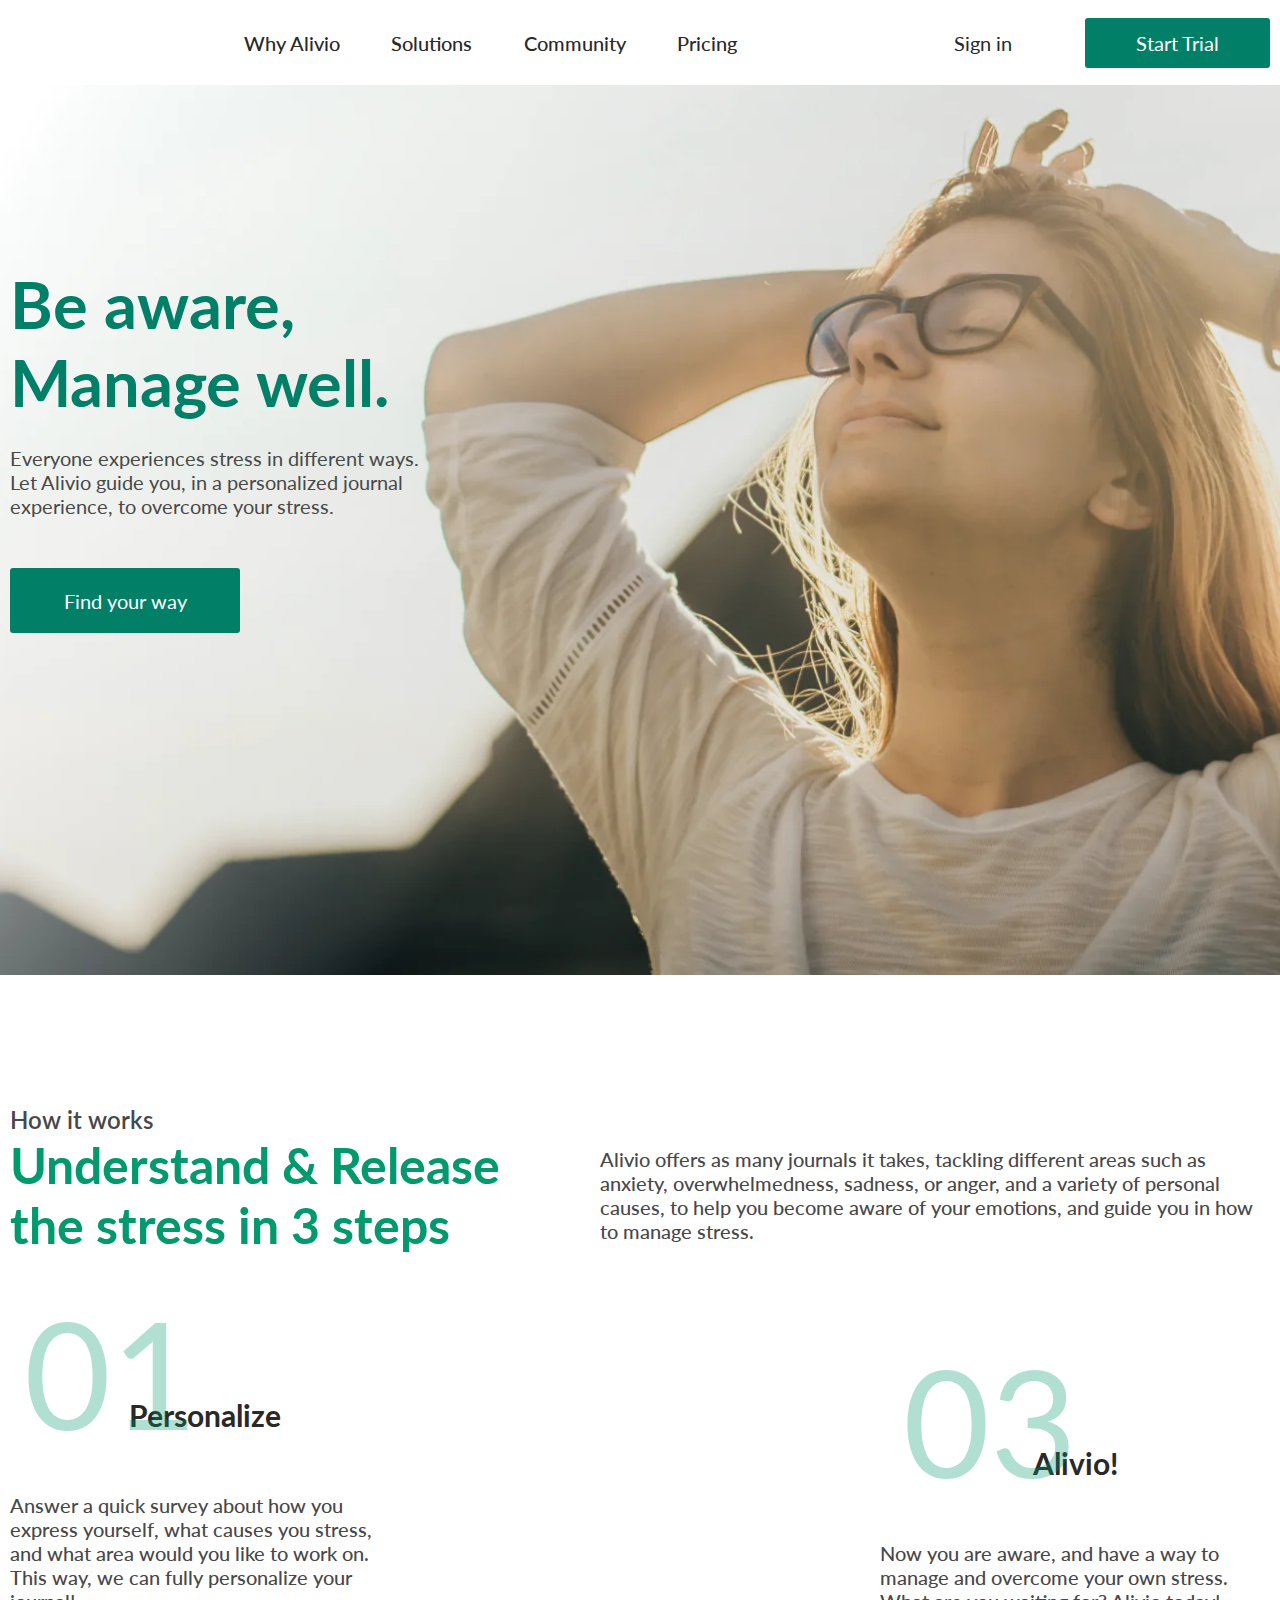
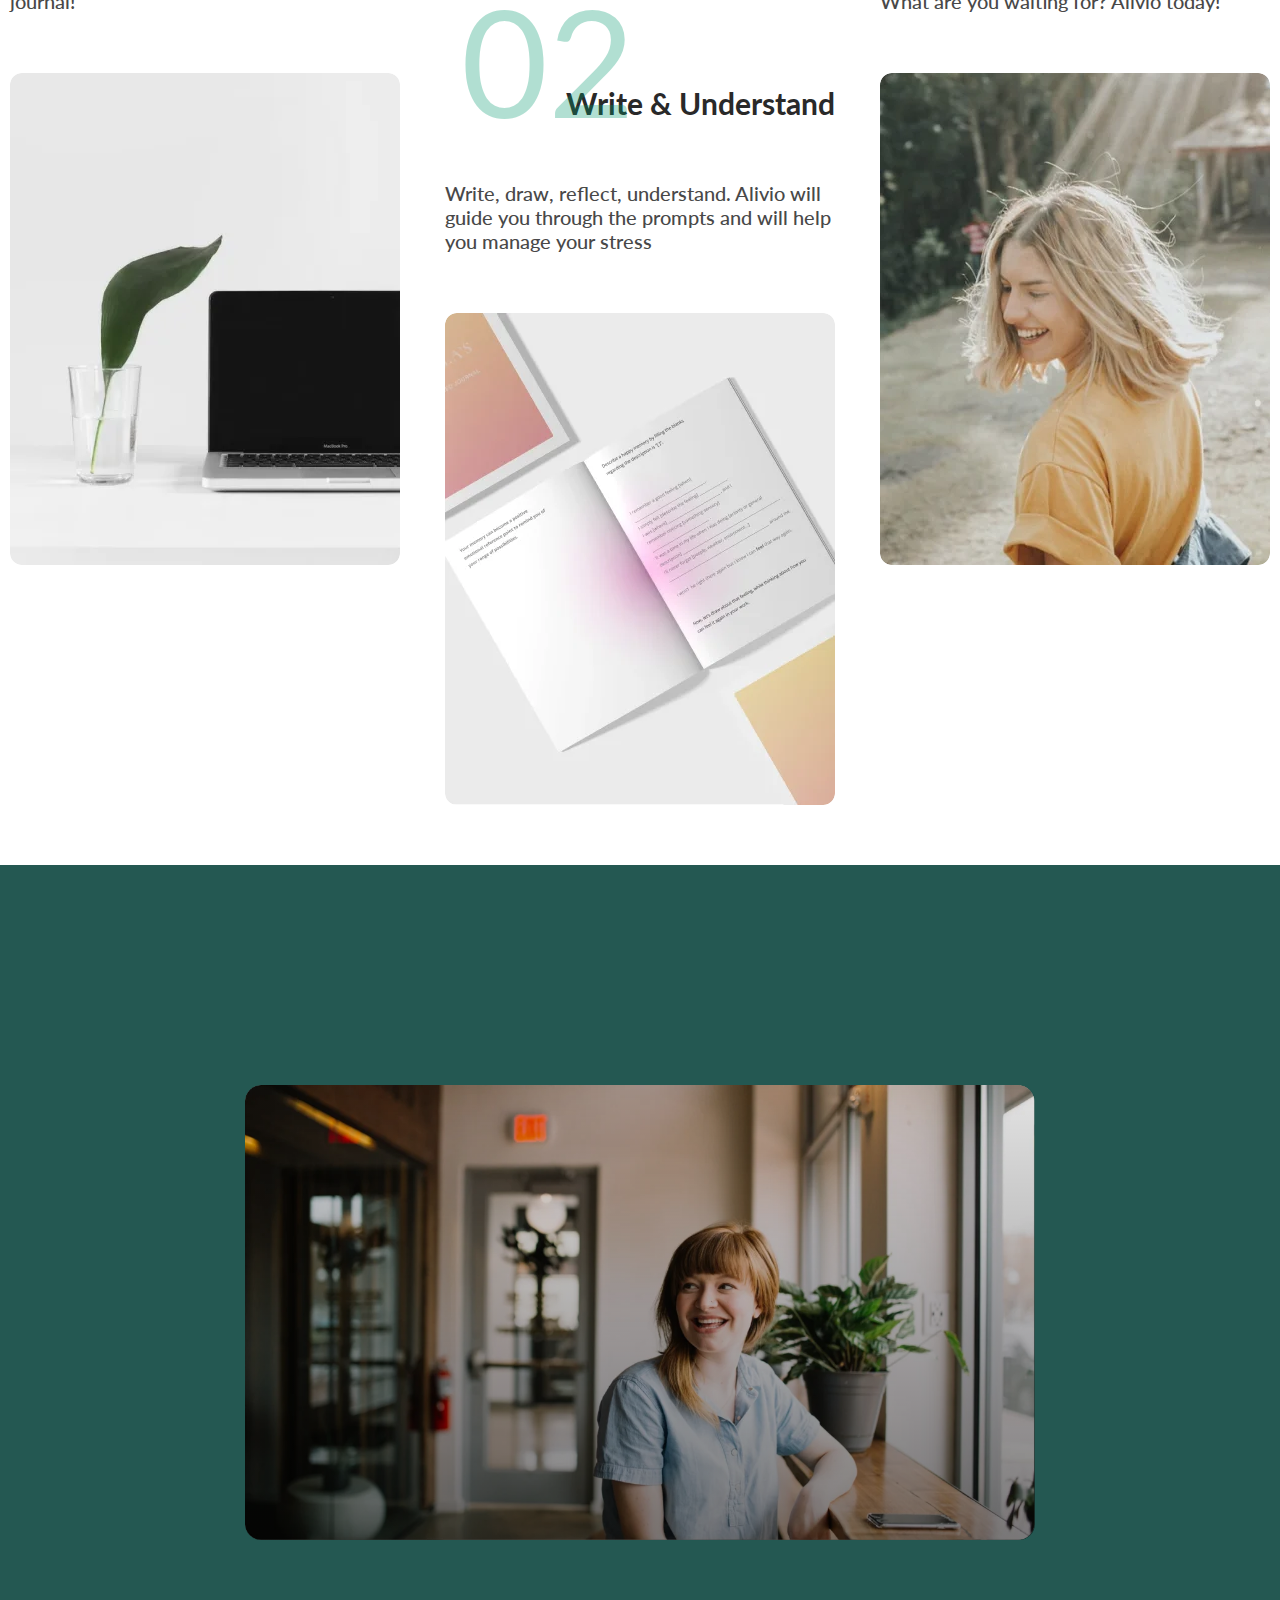
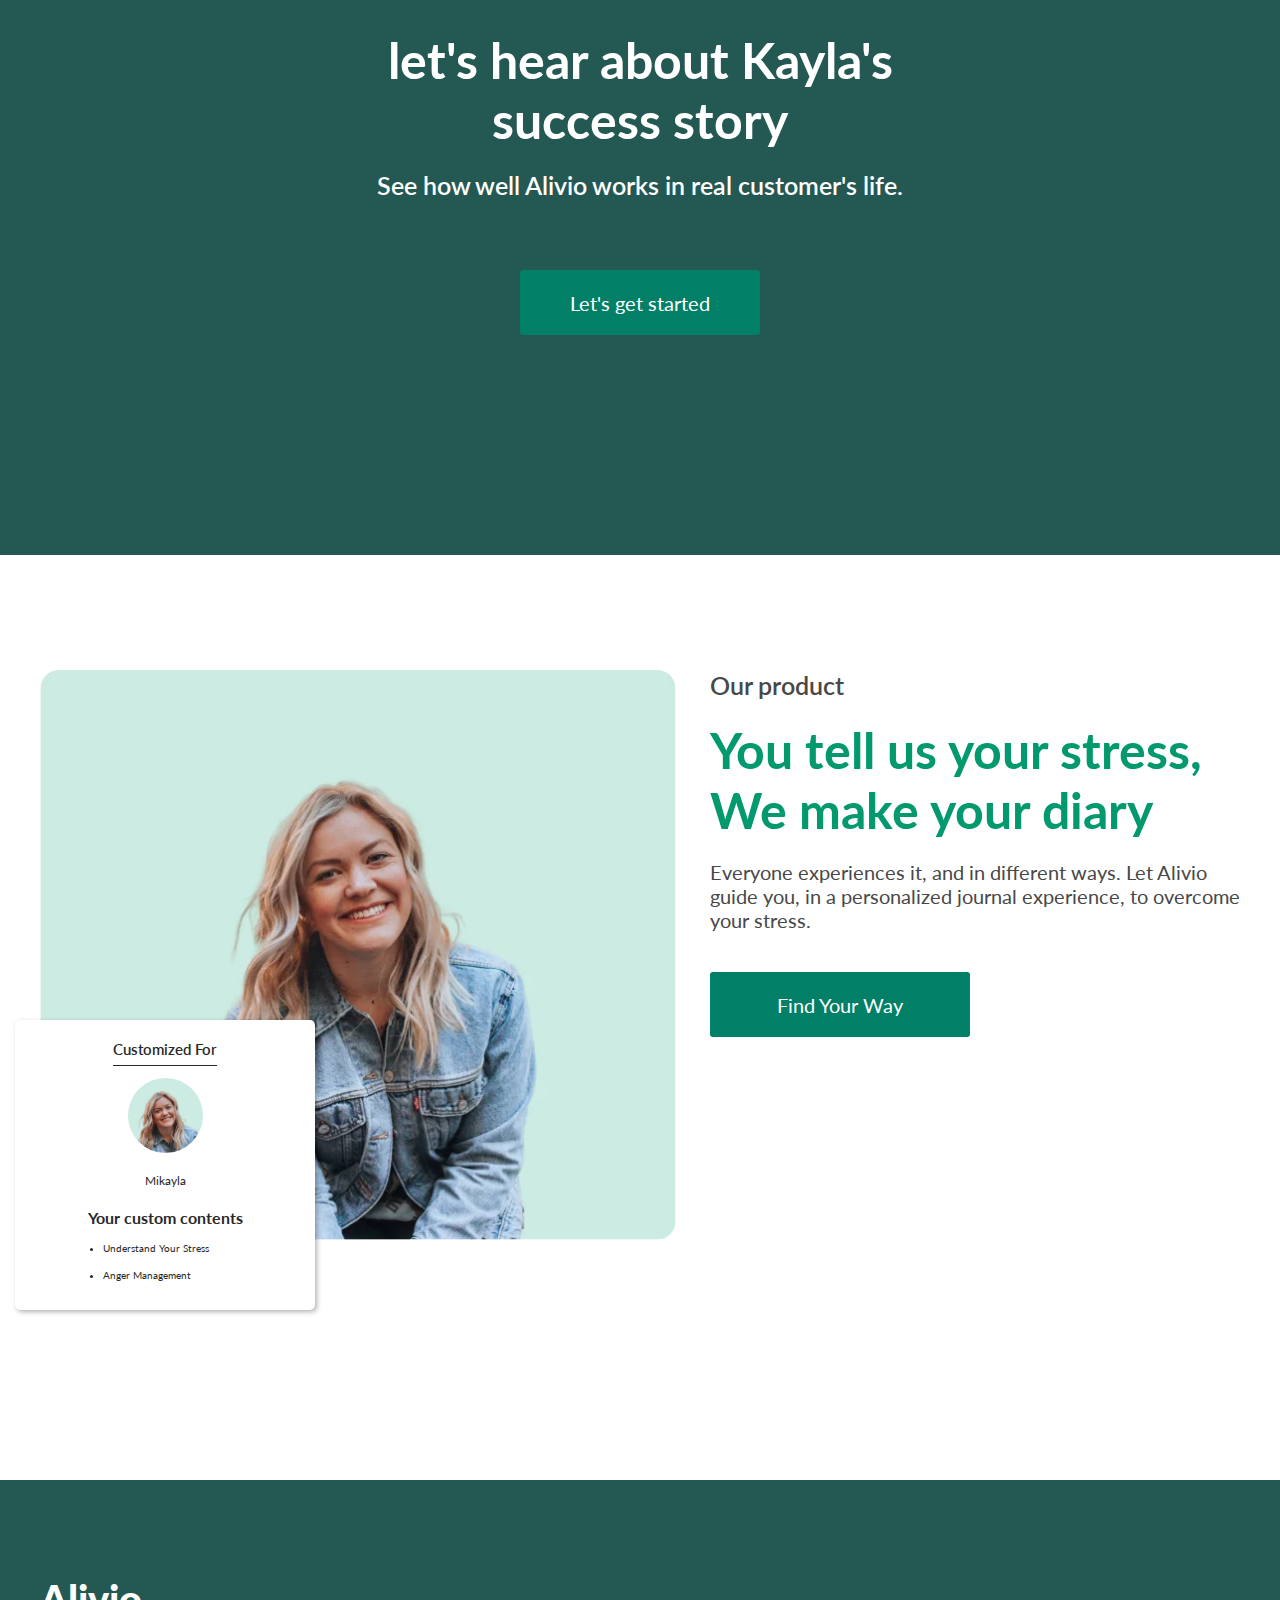
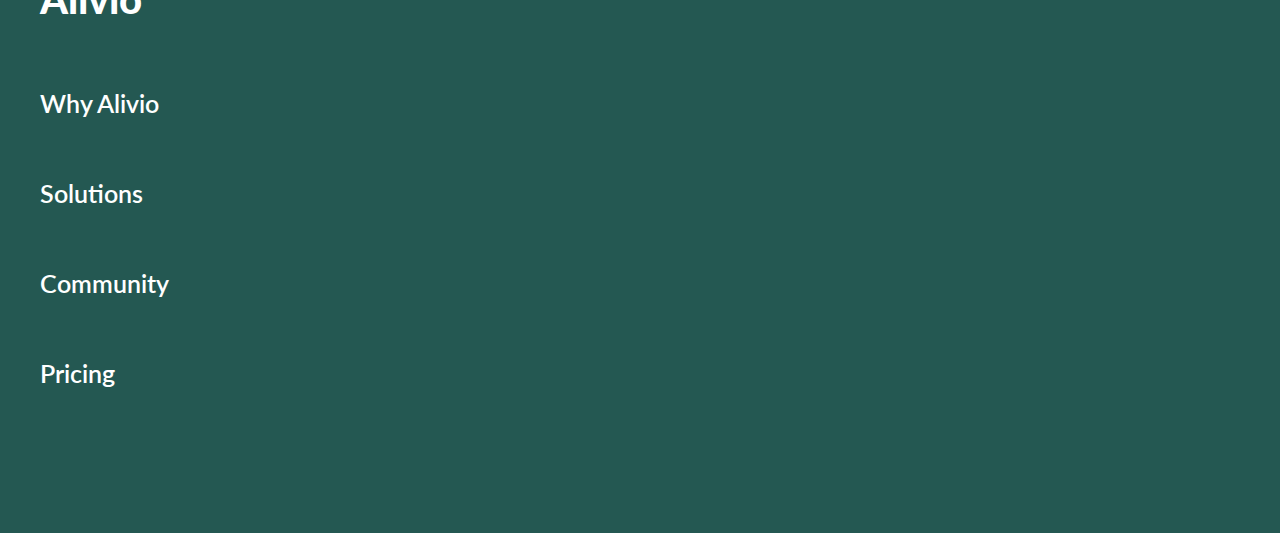
<file: index.html>
<!DOCTYPE html>
<html lang="en">
<head>
    <meta charset="UTF-8">
    <meta name="viewport" content="width=device-width, initial-scale=1.0">
    <link rel="preconnect" href="https://fonts.googleapis.com">
    <link rel="preconnect" href="https://fonts.gstatic.com" crossorigin>
    <link href="https://fonts.googleapis.com/css2?family=Lato:wght@100;300;400;700;900&display=swap" rel="stylesheet">
    <link rel="stylesheet" href="index.css">
    <link rel="icon" href="assets/favicon.png" type="image/png">
    <title>Alivio</title>
</head>
<body>
    <!-- width="81" height="24" -->

    <header class="header">
        <div class="container">
            <div class="header__wrapper">
                <svg class="logo" aria-label="logo icon">
                    <use href="assets/sprites.svg#logo-icon"></use>
                </svg>

                <nav class="header__nav" aria-label="navigation">
                    <ul class="header__nav-list" aria-label="navigation list">
                        <li class="header__nav-item">
                            <a href="#about-id" class="header__nav-link">Why Alivio</a>
                        </li>
                        <li class="header__nav-item">
                            <a href="#success-id" class="header__nav-link">Solutions</a>
                        </li>
                        <li class="header__nav-item">
                            <a href="#product-id" class="header__nav-link">Community</a>
                        </li>
                        <li class="header__nav-item">
                            <a href="#pricing-id" class="header__nav-link">Pricing</a>
                        </li>
                    </ul>
                </nav>

                <div class="header__actions">
                    <button type="button" class="btn btn--signin">Sign in</button>
                    <button type="button" class="btn">Start Trial</button>
                </div>
            </div>
        </div>
    </header>

    <main>
        <section class="hero" aria-label="hero section" id="hero-id">
            <div class="container">
                <div class="hero__content">
                    <h1 class="hero__title">Be aware, Manage well.</h1>
                    <p class="hero__desc" aria-label="main desc">Everyone experiences stress in different ways. Let Alivio guide you, in a personalized journal experience, to overcome your stress.</p>
                    <button type="button" class="btn">Find your way</button>
                </div>
            </div>
        </section>

        <section class="about" aria-label="about section" id="about-id">
            <div class="container">
                <div class="about__content">
                    <h2 class="about__title">Understand & Release the stress in 3 steps</h2>
                    <p class="about__desc">Alivio offers as many journals it takes, tackling different areas such as anxiety, overwhelmedness, sadness, or anger, and a variety of personal causes, to help you become aware of your emotions, and guide you in how to manage stress.</p>
                </div>

                <div class="about__cards">
                    <figure class="card" aria-label="first card">
                        <h3 class="card__title">Personalize</h3>
                        <p class="card__desc" aria-label="first card description">
                            Answer a quick survey about how you express yourself, what causes you stress, and what area would you like to work on. This way, we can fully personalize your journal!
                        </p>
                        <img src="assets/webp/card-1.webp" alt="card image 1" class="card__img">
                    </figure>

                    <figure class="card" aria-label="second card">
                        <h3 class="card__title card__title--second card__title--right">Write & Understand</h3>
                        <p class="card__desc" aria-label="second card description">
                            Write, draw, reflect, understand. Alivio will guide you through the prompts and will help you manage your stress
                        </p>
                        <img src="assets/webp/card-2.webp" alt="card image 2" class="card__img">
                    </figure>

                    <figure class="card" aria-label="third card">
                        <h3 class="card__title card__title--third">Alivio!</h3>
                        <p class="card__desc" aria-label="third card description">
                            Now you are aware, and have a way to manage and overcome your own stress. What are you waiting for? Alivio today!
                        </p>
                        <img src="assets/webp/card-3.webp" alt="card image 3" class="card__img">
                    </figure>
                </div>
            </div>
        </section>

        <section class="success" aria-label="success section" id="success-id">
            <div class="container">
                <div class="success__wrapper">
                    <div class="success__content">
                        <h3 class="success__title">let's hear about Kayla's success story</h3>
                        <p class="success__desc">See how well Alivio works in real customer's life.</p>
                        <button class="btn">Let's get started</button>
                    </div>

                    <div class="success__content-video">
                        <img src="assets/webp/video_cover.webp" class="success__cover" alt="video cover img">
                        <svg class="success__play-icon" aria-label="play icon">
                            <use href="assets/sprites.svg#play-icon"></use>
                        </svg>
                        <div class="success__gradient"></div>
                    </div>
                </div>
            </div>
        </section>

        <section class="product" aria-label="product section" id="product-id">
            <div class="container">
                <div class="product__wrapper">
                    <div class="product__preview">
                        <img src="assets/webp/photo_card.webp" alt="product preview" class="product__preview-img">
                    </div>

                    <div class="product__content">
                        <h4 class="product__info">Our product</h4>
                        <h5 class="product__title">You tell us your stress, We make your diary</h5>
                        <p class="product__desc">Everyone experiences it, and in different ways. Let Alivio guide you, in a personalized journal experience, to overcome your stress.</p>
                        <button class="btn">Find Your Way</button>
                    </div>

                    <figure class="person-card" aria-label="person card">
                        <h4 class="person-card__title">Customized For</h4>
                        <div class="person-card__preview">
                            <img src="assets/webp/photo_card.webp" alt="preview image" class="person-card__preview-img">
                        </div>
                        <h5 class="person-card__name">Mikayla</h5>
                        <blockquote class="person-card__desc" aria-label="desc">
                            <h6 class="person-card__subtitle">Your custom contents</h6>
                            <ul class="person-card__list">
                                <li class="person-card__list-item">Understand Your Stress</li>
                                <li class="person-card__list-item">Anger Management</li>
                            </ul>
                        </blockquote>
                    </figure>
                </div>
            </div>
        </section>
    </main>

    <footer class="pricing" aria-label="pricing section" id="pricing-id">
        <div class="container">
            <div class="pricing__content">
                <h2 class="pricing__title">Alivio</h2>

                <nav class="pricing__nav" aria-label="navigation">
                    <ul class="pricing__nav-list" aria-label="navigation list">
                        <li class="pricing__nav-item">
                            <a href="#about-id" class="pricing__nav-link">Why Alivio</a>
                        </li>
                        <li class="pricing__nav-item">
                            <a href="#success-id" class="pricing__nav-link">Solutions</a>
                        </li>
                        <li class="pricing__nav-item">
                            <a href="#product-id" class="pricing__nav-link">Community</a>
                        </li>
                        <li class="pricing__nav-item">
                            <a href="#pricing-id" class="pricing__nav-link">Pricing</a>
                        </li>
                    </ul>
                </nav>
            </div>
        </div>
    </footer>
</body>
</html>
</file>
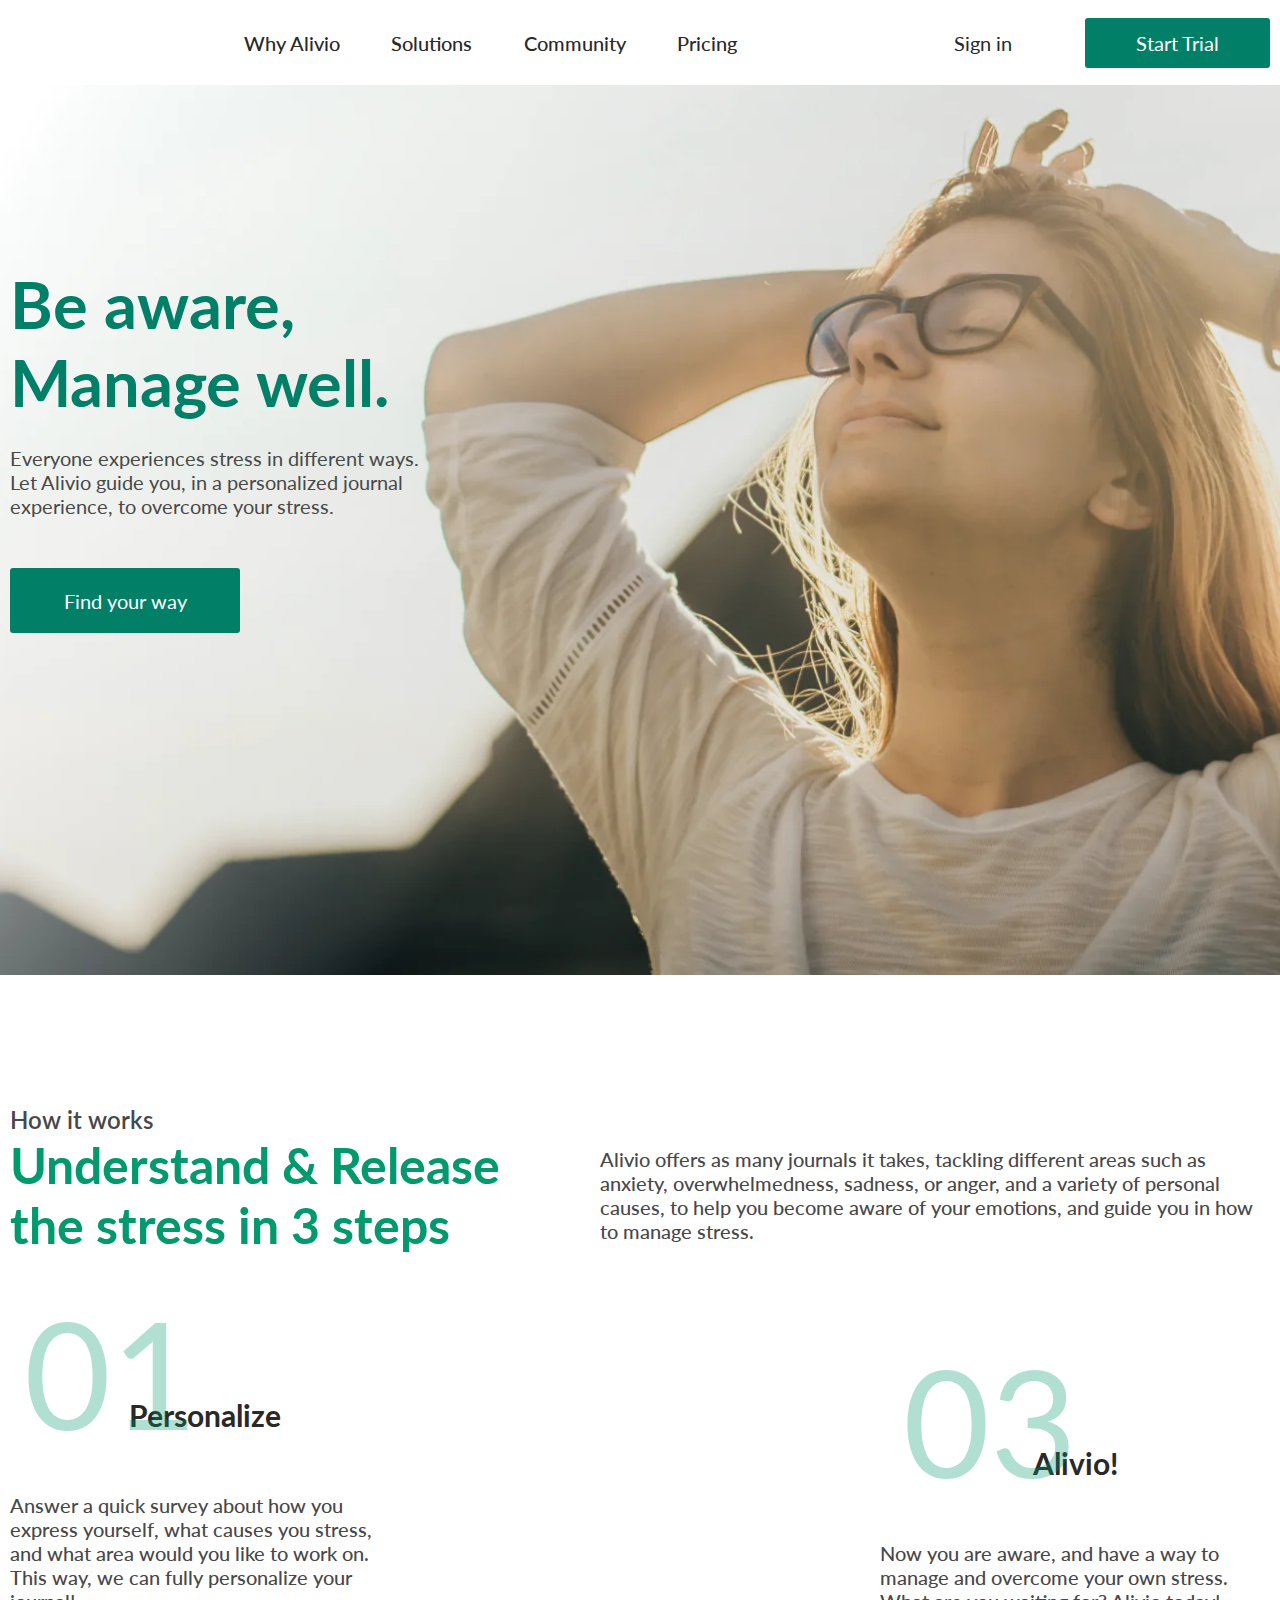
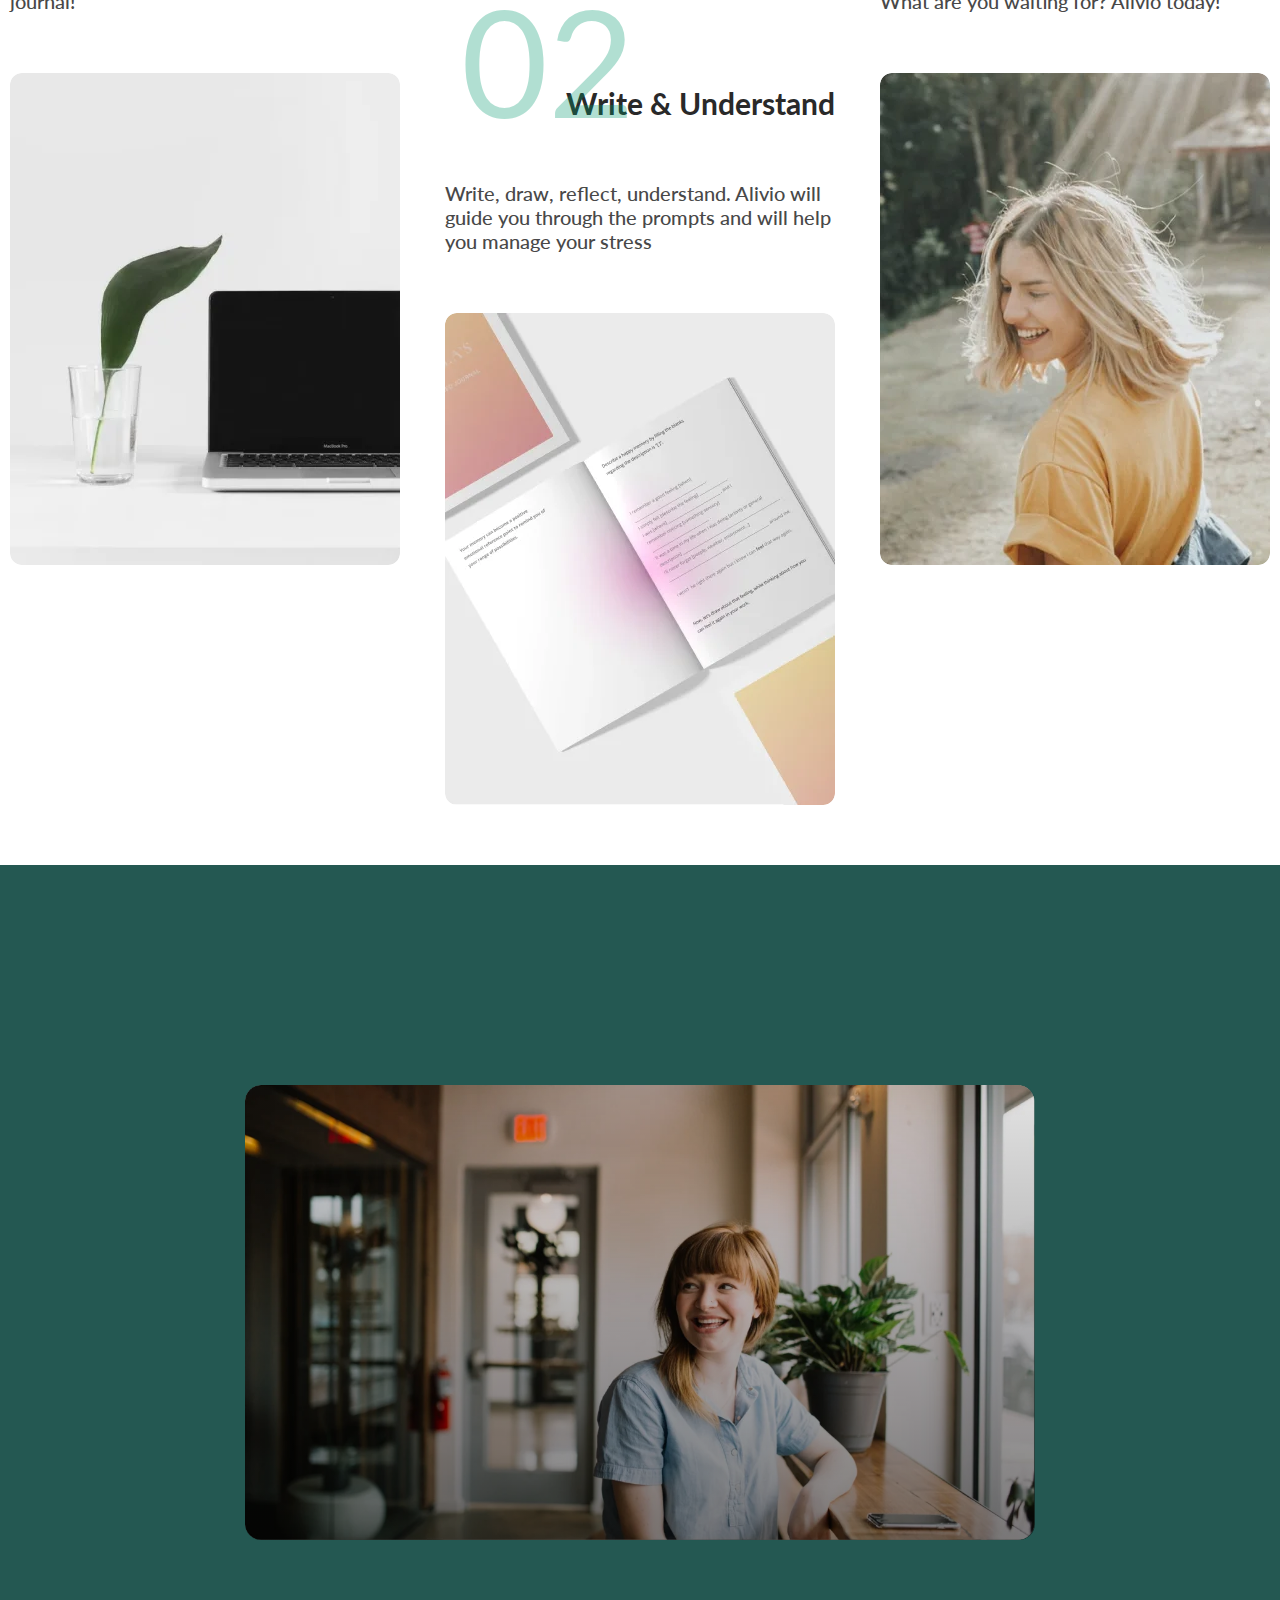
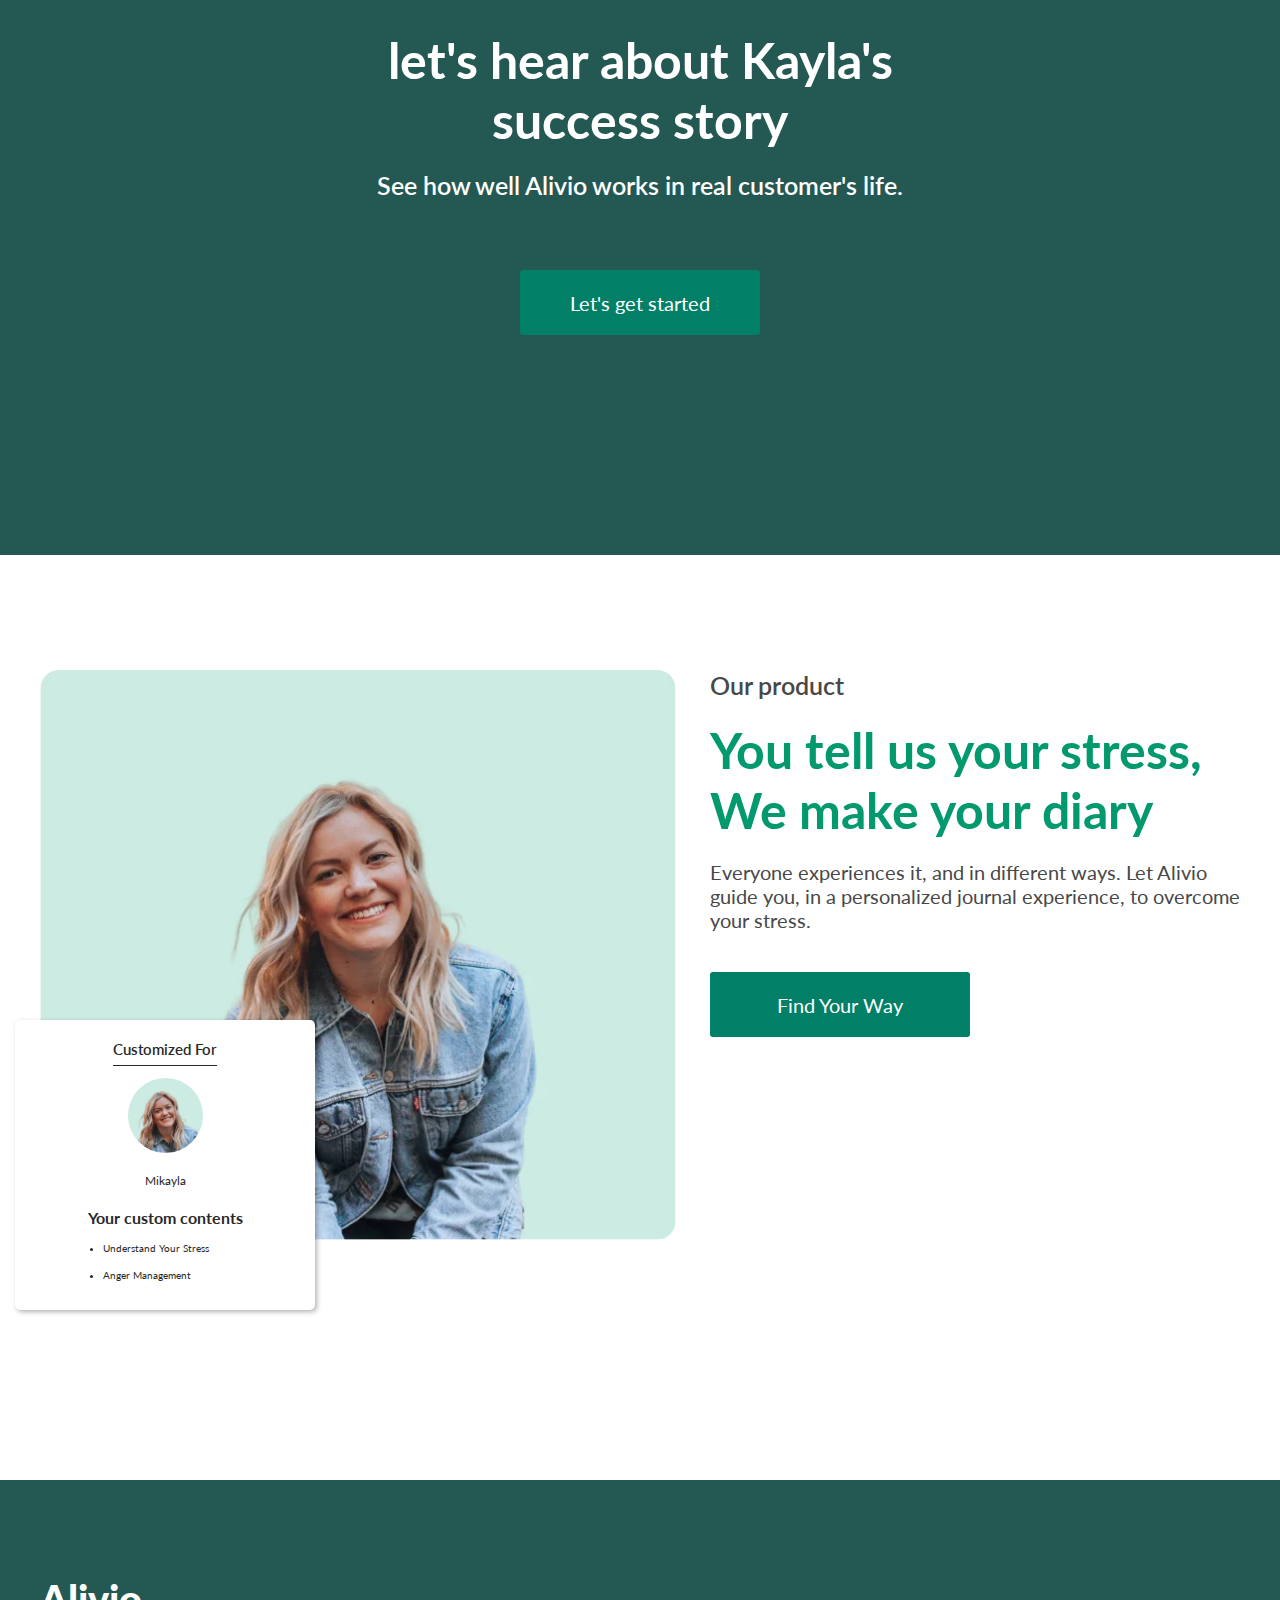
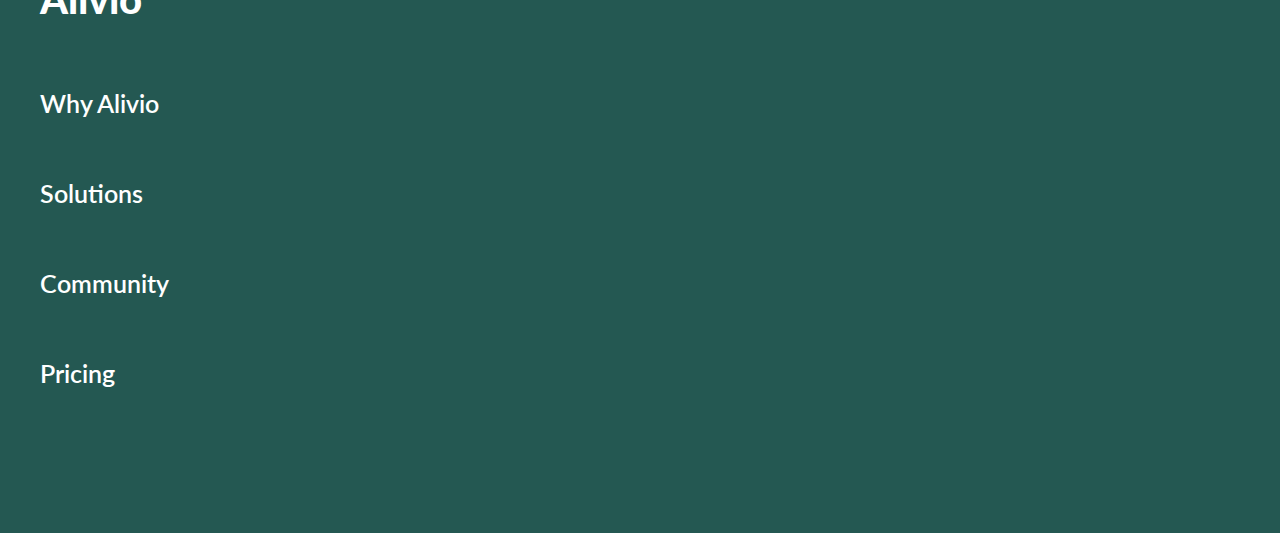
<file: alivio_page/index.html>
<!DOCTYPE html>
<html lang="en">
<head>
    <meta charset="UTF-8">
    <meta name="viewport" content="width=device-width, initial-scale=1.0">
    <link rel="preconnect" href="https://fonts.googleapis.com">
    <link rel="preconnect" href="https://fonts.gstatic.com" crossorigin>
    <link href="https://fonts.googleapis.com/css2?family=Lato:wght@100;300;400;700;900&display=swap" rel="stylesheet">
    <link rel="stylesheet" href="index.css">
    <link rel="icon" href="assets/favicon.png" type="image/png">
    <title>Alivio</title>
</head>
<body>
    <!-- width="81" height="24" -->

    <header class="header">
        <div class="container">
            <div class="header__wrapper">
                <svg class="logo" aria-label="logo">
                    <use href="assets/sprites.svg#logo-icon"></use>
                </svg>

                <nav class="header__nav" aria-label="navigation">
                    <ul class="header__nav-list" aria-label="navigation list">
                        <li class="header__nav-item">
                            <a href="#about-id" class="header__nav-link">Why Alivio</a>
                        </li>
                        <li class="header__nav-item">
                            <a href="#success-id" class="header__nav-link">Solutions</a>
                        </li>
                        <li class="header__nav-item">
                            <a href="#product-id" class="header__nav-link">Community</a>
                        </li>
                        <li class="header__nav-item">
                            <a href="#pricing-id" class="header__nav-link">Pricing</a>
                        </li>
                    </ul>
                </nav>

                <div class="header__actions">
                    <button type="button" class="btn btn--signin">Sign in</button>
                    <button type="button" class="btn">Start Trial</button>
                </div>
            </div>
        </div>
    </header>

    <div class="mobile-navigation" aria-label="mobile navigation">
        <label for="menu-toggler-id" aria-label="open-close mobile navigation menu">
            <svg class="mobile-navigation__burger" aria-label="burger icon">
                <use href="assets/sprites.svg#burger-icon"></use>
            </svg>
        </label>

        <input type="checkbox" name="toggler" id="menu-toggler-id" class="mobile-navigation__toggler">

        <nav class="mobile-navigation__menu" aria-label="mobile navigation menu">
            <ul class="mobile-navigation__list" aria-label="mobile navigation list">
                <li class="mobile-navigation__item">
                    <a href="#about-id" class="mobile-navigation__link">Why Alivio</a>
                </li>
                <li class="mobile-navigation__item">
                    <a href="#success-id" class="mobile-navigation__link">Solutions</a>
                </li>
                <li class="mobile-navigation__item">
                    <a href="#product-id" class="mobile-navigation__link">Community</a>
                </li>
                <li class="mobile-navigation__item">
                    <a href="#pricing-id" class="mobile-navigation__link">Pricing</a>
                </li>
            </ul>
        </nav>

        <label for="menu-toggler-id" class="mobile-navigation__close" aria-label="close mobile navigation menu">
            <svg class="mobile-navigation__cross" aria-label="cross icon">
                <use href="assets/sprites.svg#cross-icon"></use>
            </svg>
        </label>
    </div>

    <main>
        <section class="hero" aria-label="hero section" id="hero-id">
            <div class="container">
                <div class="hero__content">
                    <h1 class="hero__title">Be aware, Manage well.</h1>
                    <p class="hero__desc" aria-label="main desc">Everyone experiences stress in different ways. Let Alivio guide you, in a personalized journal experience, to overcome your stress.</p>
                    <button type="button" class="btn">Find your way</button>
                </div>
            </div>
        </section>

        <section class="about" aria-label="about section" id="about-id">
            <div class="container">
                <div class="about__content">
                    <h2 class="about__title">Understand & Release the stress in 3 steps</h2>
                    <p class="about__desc">Alivio offers as many journals it takes, tackling different areas such as anxiety, overwhelmedness, sadness, or anger, and a variety of personal causes, to help you become aware of your emotions, and guide you in how to manage stress.</p>
                </div>

                <div class="about__cards">
                    <figure class="card" aria-label="first card">
                        <h3 class="card__title">Personalize</h3>
                        <p class="card__desc" aria-label="first card description">
                            Answer a quick survey about how you express yourself, what causes you stress, and what area would you like to work on. This way, we can fully personalize your journal!
                        </p>
                        <img src="assets/webp/card-1.webp" alt="card image 1" class="card__img">
                    </figure>

                    <figure class="card" aria-label="second card">
                        <h3 class="card__title card__title--second card__title--right">Write & Understand</h3>
                        <p class="card__desc" aria-label="second card description">
                            Write, draw, reflect, understand. Alivio will guide you through the prompts and will help you manage your stress
                        </p>
                        <img src="assets/webp/card-2.webp" alt="card image 2" class="card__img">
                    </figure>

                    <figure class="card" aria-label="third card">
                        <h3 class="card__title card__title--third">Alivio!</h3>
                        <p class="card__desc" aria-label="third card description">
                            Now you are aware, and have a way to manage and overcome your own stress. What are you waiting for? Alivio today!
                        </p>
                        <img src="assets/webp/card-3.webp" alt="card image 3" class="card__img">
                    </figure>
                </div>
            </div>
        </section>

        <section class="success" aria-label="success section" id="success-id">
            <div class="container">
                <div class="success__wrapper">
                    <div class="success__content">
                        <h3 class="success__title">let's hear about Kayla's success story</h3>
                        <p class="success__desc">See how well Alivio works in real customer's life.</p>
                        <button class="btn">Let's get started</button>
                    </div>

                    <div class="success__content-video">
                        <img src="assets/webp/video_cover.webp" class="success__cover" alt="video cover img">
                        <svg class="success__play-icon" aria-label="play icon">
                            <use href="assets/sprites.svg#play-icon"></use>
                        </svg>
                        <div class="success__gradient"></div>
                    </div>
                </div>
            </div>
        </section>

        <section class="product" aria-label="product section" id="product-id">
            <div class="container">
                <div class="product__wrapper">
                    <div class="product__preview">
                        <img src="assets/webp/photo_card.webp" alt="product preview" class="product__preview-img">
                    </div>

                    <div class="product__content">
                        <h4 class="product__info">Our product</h4>
                        <h5 class="product__title">You tell us your stress, We make your diary</h5>
                        <p class="product__desc">Everyone experiences it, and in different ways. Let Alivio guide you, in a personalized journal experience, to overcome your stress.</p>
                        <button class="btn">Find Your Way</button>
                    </div>

                    <figure class="person-card" aria-label="person card">
                        <h4 class="person-card__title">Customized For</h4>
                        <div class="person-card__preview">
                            <img src="assets/webp/photo_card.webp" alt="preview image" class="person-card__preview-img">
                        </div>
                        <h5 class="person-card__name">Mikayla</h5>
                        <blockquote class="person-card__desc" aria-label="desc">
                            <h6 class="person-card__subtitle">Your custom contents</h6>
                            <ul class="person-card__list">
                                <li class="person-card__list-item">Understand Your Stress</li>
                                <li class="person-card__list-item">Anger Management</li>
                            </ul>
                        </blockquote>
                    </figure>
                </div>
            </div>
        </section>
    </main>

    <footer class="pricing" aria-label="pricing section" id="pricing-id">
        <div class="container">
            <div class="pricing__content">
                <h2 class="pricing__title">Alivio</h2>

                <nav class="pricing__nav" aria-label="navigation">
                    <ul class="pricing__nav-list" aria-label="navigation list">
                        <li class="pricing__nav-item">
                            <a href="#about-id" class="pricing__nav-link">Why Alivio</a>
                        </li>
                        <li class="pricing__nav-item">
                            <a href="#success-id" class="pricing__nav-link">Solutions</a>
                        </li>
                        <li class="pricing__nav-item">
                            <a href="#product-id" class="pricing__nav-link">Community</a>
                        </li>
                        <li class="pricing__nav-item">
                            <a href="#pricing-id" class="pricing__nav-link">Pricing</a>
                        </li>
                    </ul>
                </nav>
            </div>
        </div>
    </footer>
</body>
</html>
</file>
<file: index.css>
@import url('styles/variables.css');
@import url('styles/basic.css');
@import url('styles/header.css');
@import url('styles/hero.css');
@import url('styles/about.css');
@import url('styles/card.css');
@import url('styles/success.css');
@import url('styles/product.css');
@import url('styles/person-card.css');
@import url('styles/pricing.css');
</file>
<file: alivio_page/index.css>
@import url('styles/variables.css');
@import url('styles/basic.css');
@import url('styles/header.css');
@import url('styles/hero.css');
@import url('styles/about.css');
@import url('styles/card.css');
@import url('styles/success.css');
@import url('styles/product.css');
@import url('styles/person-card.css');
@import url('styles/pricing.css');
@import url('styles/mob-menu.css');
</file>
